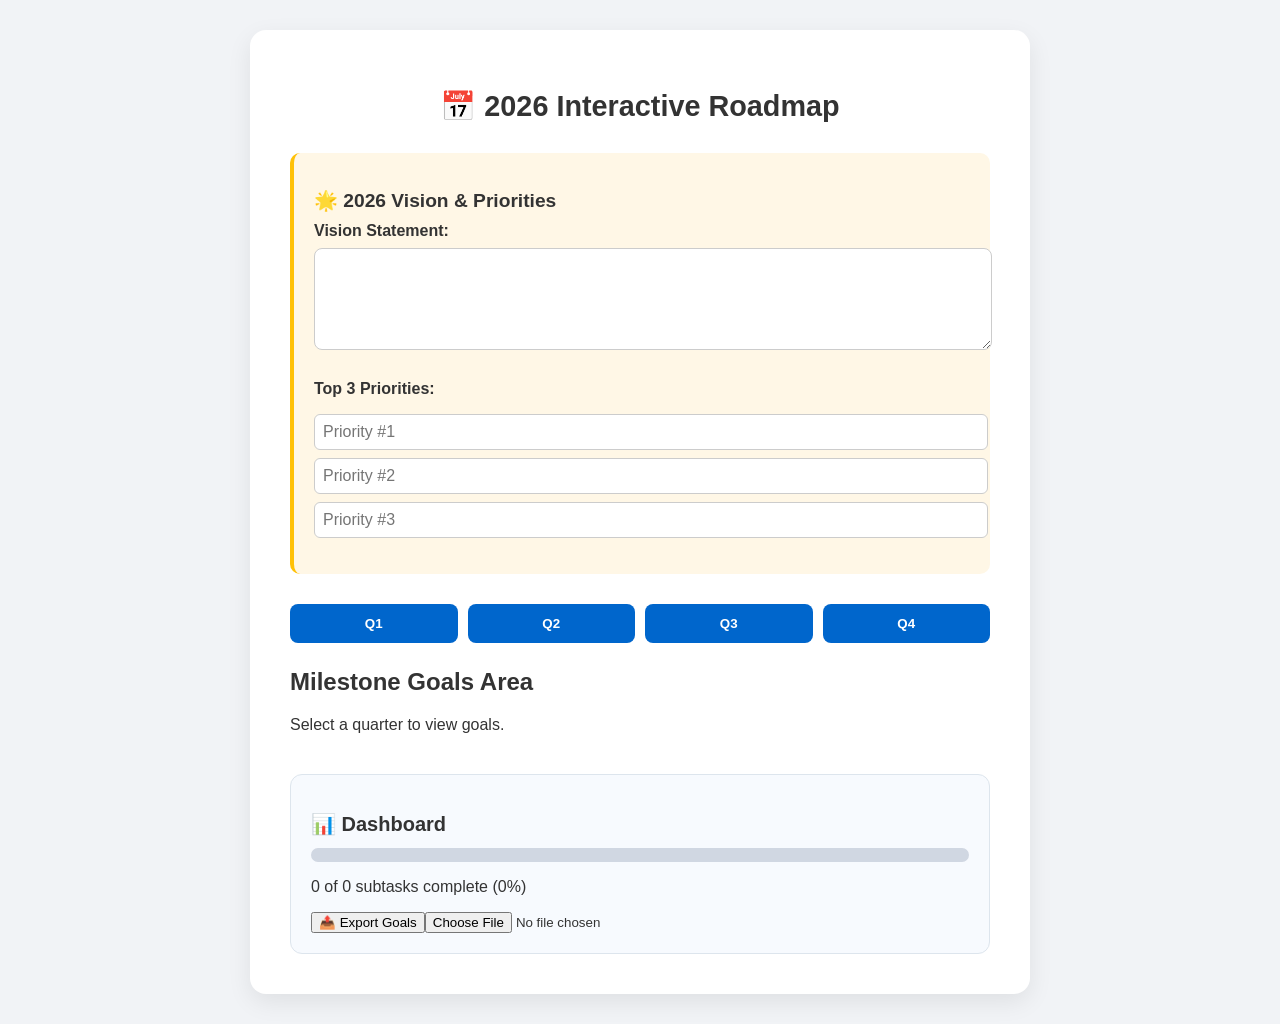
<file: index.html>
<!DOCTYPE html>
<html lang="en">
<head>
  <meta charset="UTF-8" />

  <!-- Mobile viewport + safe areas -->
  <meta name="viewport" content="width=device-width, initial-scale=1.0, viewport-fit=cover"/>

  <title>Interactive Roadmap 2026</title>

  <!-- PWA Manifest -->
  <link rel="manifest" href="manifest.json">

  <!-- Theme colors -->
  <meta name="theme-color" content="#0066cc" />

  <!-- iOS PWA Support -->
  <meta name="apple-mobile-web-app-capable" content="yes">
  <meta name="apple-mobile-web-app-status-bar-style" content="default">
  <meta name="apple-mobile-web-app-title" content="Roadmap 2026">

  <!-- iOS App Icons -->
  <link rel="apple-touch-icon" href="icon-180.png">
  <link rel="apple-touch-icon" sizes="192x192" href="icon-192.png">
  <link rel="apple-touch-icon" sizes="512x512" href="icon-512.png">

  <!-- Styles -->
  <link rel="stylesheet" href="style.css" />
</head>

<body>
  <main class="container" role="main">
    <h1 id="app-title">📅 2026 Interactive Roadmap</h1>

    <!-- Vision Section -->
    <section id="vision-section" aria-labelledby="vision-heading">
      <h2 id="vision-heading">🌟 2026 Vision & Priorities</h2>

      <label for="vision">Vision Statement:</label>
      <textarea
        id="vision"
        placeholder="What does success look like for you in 2026?"
        aria-label="Vision Statement">
      </textarea>

      <label for="priority-1">Top 3 Priorities:</label>
      <ul id="priority-list" role="list">
        <li><input type="text" id="priority-1" placeholder="Priority #1" aria-label="Priority 1"></li>
        <li><input type="text" id="priority-2" placeholder="Priority #2" aria-label="Priority 2"></li>
        <li><input type="text" id="priority-3" placeholder="Priority #3" aria-label="Priority 3"></li>
      </ul>
    </section>

    <!-- Quarter Selector -->
    <nav class="quarter-selector" aria-label="Quarter navigation">
      <button onclick="loadQuarter('Q1')" aria-label="Load goals for Quarter 1">Q1</button>
      <button onclick="loadQuarter('Q2')" aria-label="Load goals for Quarter 2">Q2</button>
      <button onclick="loadQuarter('Q3')" aria-label="Load goals for Quarter 3">Q3</button>
      <button onclick="loadQuarter('Q4')" aria-label="Load goals for Quarter 4">Q4</button>
    </nav>

    <!-- Milestones -->
    <section id="milestones" role="region" aria-labelledby="milestone-title">
      <h2 id="milestone-title">Milestone Goals Area</h2>
      <p>Select a quarter to view goals.</p>
    </section>

    <!-- Dashboard -->
    <section id="dashboard" aria-labelledby="dashboard-title">
      <h2 id="dashboard-title">📊 Dashboard</h2>

      <div id="progress-bar"
           role="progressbar"
           aria-valuemin="0"
           aria-valuemax="100"
           aria-valuenow="0"
           aria-label="Overall progress toward 2026 roadmap goals">
        <div id="progress-fill"></div>
      </div>

      <ul id="progress-summary" role="list">
        <!-- JS will populate this -->
      </ul>
    </section>
  </main>

  <script src="script.js"></script>
</body>
</html>
</file>
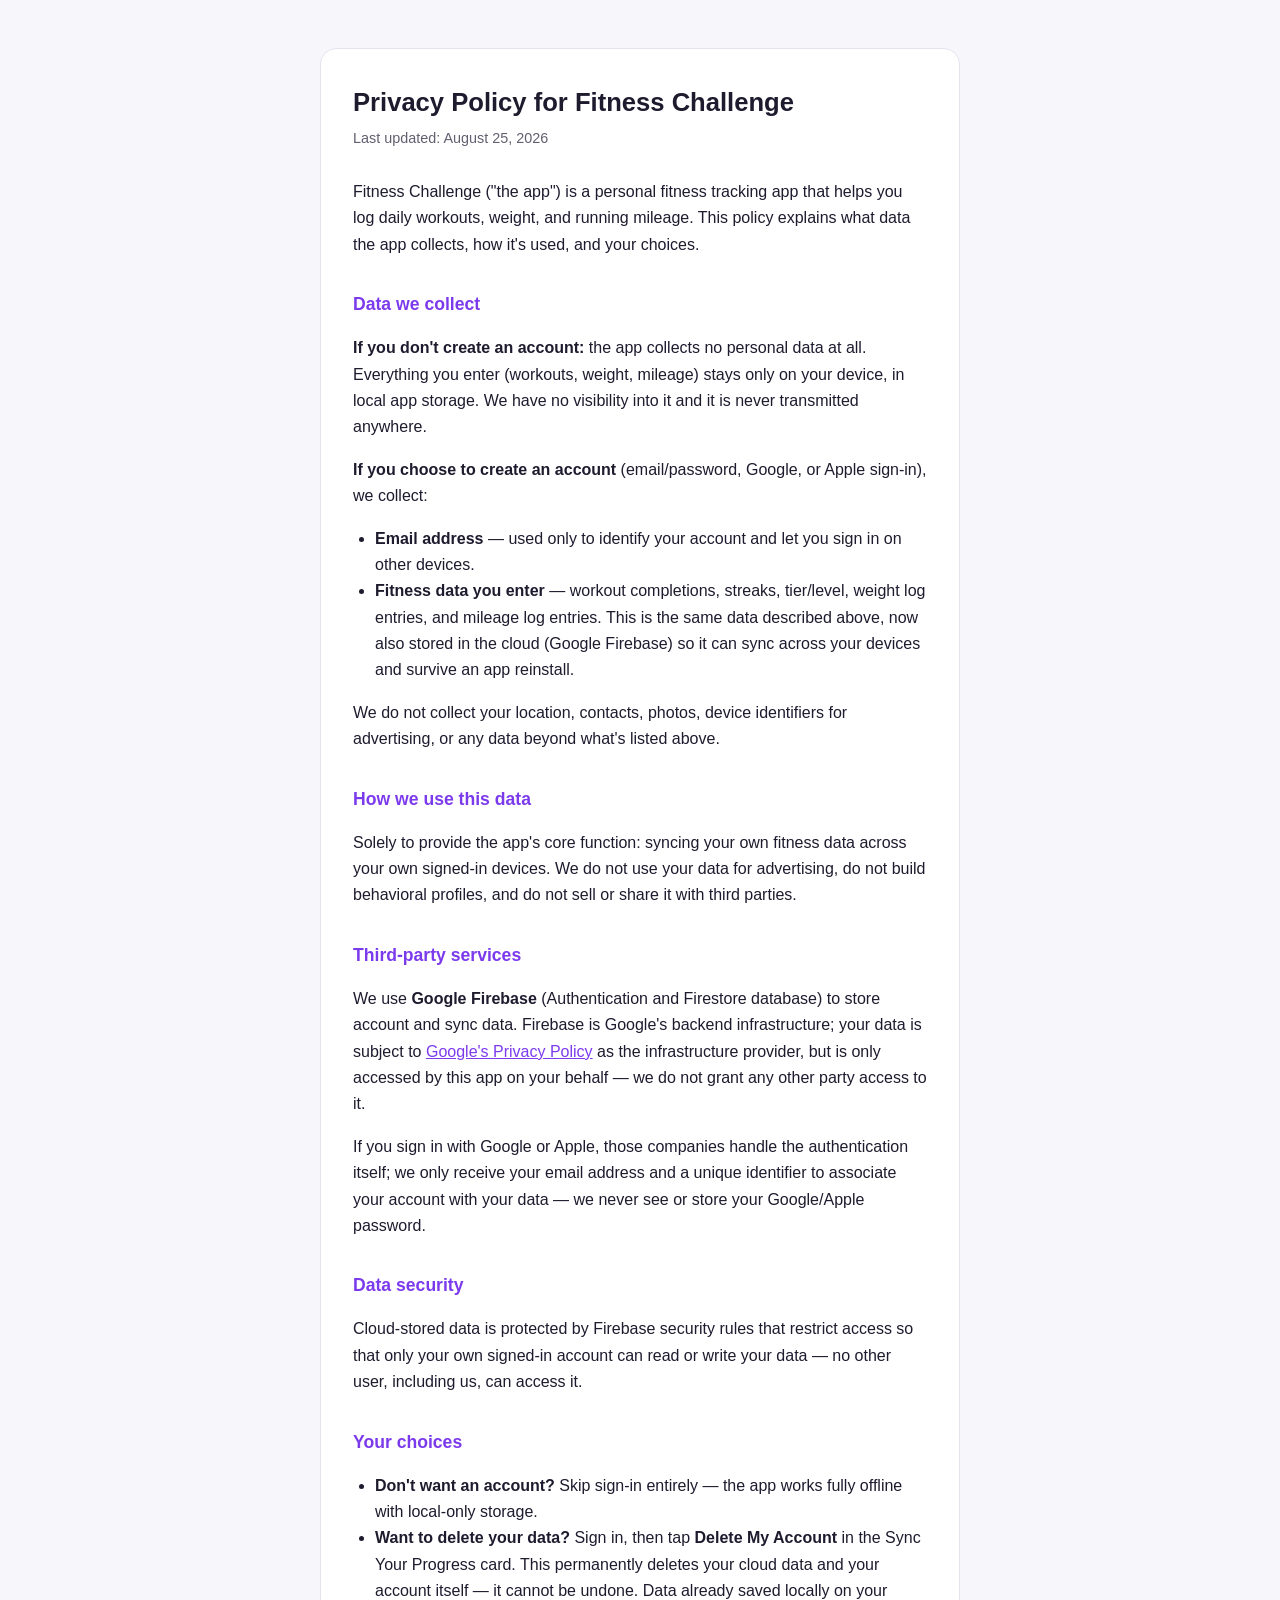
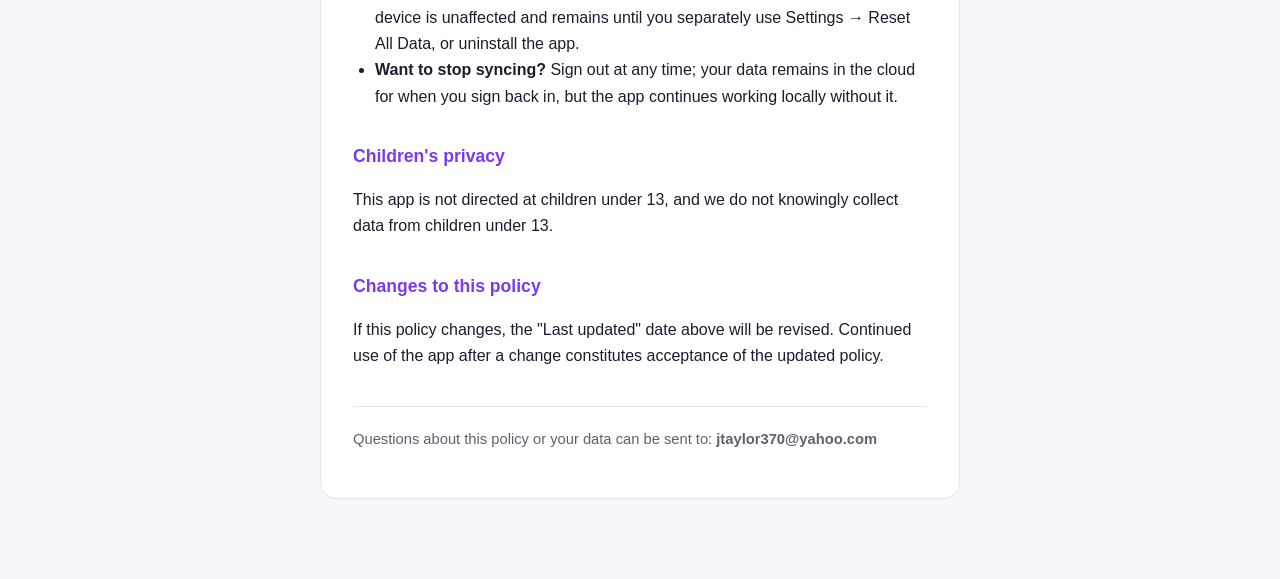
<file: fitness-challenge-privacy.html>
<!DOCTYPE html>
<html lang="en">
<head>
  <meta charset="UTF-8" />
  <meta name="viewport" content="width=device-width, initial-scale=1.0" />
  <title>Privacy Policy — Fitness Challenge</title>
  <style>
    :root {
      --bg: #f7f6fb;
      --text: #1e1b2e;
      --muted: #635f70;
      --accent: #7c3aed;
      --card: #ffffff;
      --border: #e6e3f0;
    }
    @media (prefers-color-scheme: dark) {
      :root {
        --bg: #14111f;
        --text: #f2f0f7;
        --muted: #a7a1b8;
        --accent: #a78bfa;
        --card: #1c1830;
        --border: #2c2740;
      }
    }
    * { box-sizing: border-box; }
    body {
      margin: 0;
      background: var(--bg);
      color: var(--text);
      font-family: -apple-system, BlinkMacSystemFont, "Segoe UI", Roboto, sans-serif;
      line-height: 1.65;
    }
    main {
      max-width: 680px;
      margin: 0 auto;
      padding: 48px 20px 80px;
    }
    .card {
      background: var(--card);
      border: 1px solid var(--border);
      border-radius: 16px;
      padding: 32px;
    }
    h1 {
      font-size: 1.6rem;
      margin: 0 0 4px;
    }
    .updated {
      color: var(--muted);
      font-size: 0.9rem;
      margin: 0 0 28px;
    }
    h2 {
      font-size: 1.1rem;
      margin: 32px 0 10px;
      color: var(--accent);
    }
    p, li { color: var(--text); }
    ul { padding-left: 22px; }
    a { color: var(--accent); }
    .contact {
      margin-top: 36px;
      padding-top: 20px;
      border-top: 1px solid var(--border);
      color: var(--muted);
      font-size: 0.92rem;
    }
  </style>
</head>
<body>
  <main>
    <div class="card">
      <h1>Privacy Policy for Fitness Challenge</h1>
      <p class="updated">Last updated: August 25, 2026</p>

      <p>Fitness Challenge ("the app") is a personal fitness tracking app that helps you log daily
      workouts, weight, and running mileage. This policy explains what data the app collects, how it's
      used, and your choices.</p>

      <h2>Data we collect</h2>
      <p><strong>If you don't create an account:</strong> the app collects no personal data at all.
      Everything you enter (workouts, weight, mileage) stays only on your device, in local app storage.
      We have no visibility into it and it is never transmitted anywhere.</p>

      <p><strong>If you choose to create an account</strong> (email/password, Google, or Apple sign-in),
      we collect:</p>
      <ul>
        <li><strong>Email address</strong> — used only to identify your account and let you sign in on
        other devices.</li>
        <li><strong>Fitness data you enter</strong> — workout completions, streaks, tier/level, weight
        log entries, and mileage log entries. This is the same data described above, now also stored in
        the cloud (Google Firebase) so it can sync across your devices and survive an app reinstall.</li>
      </ul>
      <p>We do not collect your location, contacts, photos, device identifiers for advertising, or any
      data beyond what's listed above.</p>

      <h2>How we use this data</h2>
      <p>Solely to provide the app's core function: syncing your own fitness data across your own
      signed-in devices. We do not use your data for advertising, do not build behavioral profiles, and
      do not sell or share it with third parties.</p>

      <h2>Third-party services</h2>
      <p>We use <strong>Google Firebase</strong> (Authentication and Firestore database) to store
      account and sync data. Firebase is Google's backend infrastructure; your data is subject to
      <a href="https://policies.google.com/privacy">Google's Privacy Policy</a> as the infrastructure
      provider, but is only accessed by this app on your behalf — we do not grant any other party access
      to it.</p>
      <p>If you sign in with Google or Apple, those companies handle the authentication itself; we only
      receive your email address and a unique identifier to associate your account with your data — we
      never see or store your Google/Apple password.</p>

      <h2>Data security</h2>
      <p>Cloud-stored data is protected by Firebase security rules that restrict access so that only
      your own signed-in account can read or write your data — no other user, including us, can access
      it.</p>

      <h2>Your choices</h2>
      <ul>
        <li><strong>Don't want an account?</strong> Skip sign-in entirely — the app works fully offline
        with local-only storage.</li>
        <li><strong>Want to delete your data?</strong> Sign in, then tap <strong>Delete My Account</strong>
        in the Sync Your Progress card. This permanently deletes your cloud data and your account itself
        — it cannot be undone. Data already saved locally on your device is unaffected and remains until
        you separately use Settings → Reset All Data, or uninstall the app.</li>
        <li><strong>Want to stop syncing?</strong> Sign out at any time; your data remains in the cloud
        for when you sign back in, but the app continues working locally without it.</li>
      </ul>

      <h2>Children's privacy</h2>
      <p>This app is not directed at children under 13, and we do not knowingly collect data from
      children under 13.</p>

      <h2>Changes to this policy</h2>
      <p>If this policy changes, the "Last updated" date above will be revised. Continued use of the app
      after a change constitutes acceptance of the updated policy.</p>

      <p class="contact">Questions about this policy or your data can be sent to:
      <strong>jtaylor370@yahoo.com</strong></p>
    </div>
  </main>
</body>
</html>
</file>
<file: style.css>
/* Global Styling */
body {
  font-family: 'Segoe UI', 'Helvetica Neue', sans-serif;
  background: #f1f3f6;
  padding: 30px;
  margin: 0;
  color: #333;
}

/* Container Card Style */
.container {
  max-width: 700px;
  margin: auto;
  background: white;
  padding: 40px;
  border-radius: 16px;
  box-shadow: 0 8px 24px rgba(0, 0, 0, 0.08);
}

/* Main Header */
h1 {
  text-align: center;
  font-size: 1.8rem;
  margin-bottom: 30px;
}

/* Quarter Buttons */
.quarter-selector {
  display: flex;
  justify-content: space-between;
  margin-bottom: 25px;
  flex-wrap: wrap;
  gap: 10px;
}

.quarter-selector button {
  flex: 1;
  min-width: 70px;
  padding: 12px;
  background-color: #0066cc;
  color: white;
  border: none;
  border-radius: 8px;
  font-weight: 600;
  cursor: pointer;
  transition: background-color 0.2s ease;
}

.quarter-selector button:hover {
  background-color: #0052a3;
}

.quarter-selector button.active {
  background-color: #003f7d;
}

/* Milestones (Checkbox List) */
.milestone {
  margin: 12px 0;
  padding: 10px 12px;
  border-radius: 8px;
  background-color: #f9f9f9;
  display: flex;
  align-items: center;
  transition: background 0.3s;
}

.milestone input[type="checkbox"] {
  margin-right: 12px;
  transform: scale(1.2);
}

.milestone label {
  font-size: 1rem;
  font-weight: 500;
}

/* Dashboard Box */
#dashboard {
  margin-top: 40px;
  padding: 20px;
  background-color: #f7fafe;
  border-radius: 12px;
  border: 1px solid #dde5ed;
}

#dashboard h2 {
  margin-bottom: 12px;
  font-size: 1.25rem;
}

/* Progress Bar */
#progress-bar {
  width: 100%;
  height: 14px;
  background: #d0d7e2;
  border-radius: 7px;
  overflow: hidden;
  margin-bottom: 16px;
}

#progress-fill {
  height: 100%;
  width: 0%;
  background: #28a745;
  transition: width 0.3s ease-in-out;
  border-radius: 7px 0 0 7px;
}

/* Progress List */
#progress-summary {
  list-style: none;
  padding-left: 0;
}

#progress-summary li {
  margin: 6px 0;
  font-size: 0.95rem;
}

/* Mobile Styling */
@media (max-width: 600px) {
  .quarter-selector {
    flex-direction: column;
  }

  .quarter-selector button {
    width: 100%;
  }

  .container {
    padding: 20px;
  }
}

#vision-section {
  margin-bottom: 30px;
  padding: 20px;
  background: #fff7e6;
  border-left: 4px solid #ffc107;
  border-radius: 10px;
}

#vision-section h2 {
  margin-bottom: 10px;
  font-size: 1.2rem;
}

#vision-section label {
  font-weight: 600;
  margin-top: 10px;
  display: block;
}

#vision {
  width: 100%;
  height: 80px;
  margin: 8px 0 16px 0;
  padding: 10px;
  border-radius: 8px;
  border: 1px solid #ccc;
  font-size: 1rem;
  resize: vertical;
}

#priority-list {
  list-style: none;
  padding-left: 0;
}

#priority-list li {
  margin: 8px 0;
}

#priority-list input {
  width: 100%;
  padding: 8px;
  border-radius: 6px;
  border: 1px solid #ccc;
  font-size: 1rem;
}
  /* Subtask Styles */
.subtasks {
  list-style: none;
  margin: 10px 0 0 0;
  padding-left: 16px; /* reduced from 25px */
  border-left: 2px solid #e0e0e0;
}


.subtasks li {
  display: flex;
  align-items: center;
  margin: 4px 0;
  font-size: 0.95rem;
  padding-left: 4px;
}

.subtasks input[type="checkbox"] {
  margin-right: 8px;
}

.toggle-subtasks {
  margin-left: auto;
  background: none;
  border: none;
  color: #007bff;
  font-size: 1.2rem;
  cursor: pointer;
}

.toggle-subtasks:hover {
  color: #0056b3;
}

.hidden {
  display: none;
}

/* Goal Title Input */
.goal-header {
  display: flex;
  align-items: center;
  justify-content: space-between;
  gap: 10px;
  margin-bottom: 8px;
}

.goal-header input[type="text"] {
  flex-grow: 1;
  padding: 8px;
  font-size: 1rem;
  border-radius: 6px;
  border: 1px solid #ccc;
  background-color: #fff;
}

/* Delete Goal Button */
.goal-header button {
  background: none;
  border: none;
  font-size: 1.1rem;
  color: #dc3545;
  cursor: pointer;
}

.goal-header button:hover {
  color: #a71d2a;
}

/* Subtask Input */
.subtasks input[type="text"] {
  flex-grow: 1;
  padding: 6px;
  font-size: 0.95rem;
  border: 1px solid #ccc;
  border-radius: 6px;
  background: #fff;
}

/* Add Subtask + Add Goal Button */
.add-goal-form,
.milestone .add-subtask {
  margin-top: 12px;
}

.add-goal-form input,
.add-goal-form button,
.milestone .add-subtask {
  font-size: 0.95rem;
}

.add-goal-form input {
  padding: 8px;
  width: 100%;
  margin-bottom: 8px;
  border: 1px solid #ccc;
  border-radius: 6px;
}

.add-goal-form button,
.milestone .add-subtask {
  padding: 8px 12px;
  border: none;
  background-color: #28a745;
  color: #fff;
  border-radius: 6px;
  cursor: pointer;
  font-weight: 600;
}

.add-goal-form button:hover,
.milestone .add-subtask:hover {
  background-color: #218838;
}.add-subtask {
  margin-top: 8px;
  padding: 6px 10px;
  font-size: 0.9rem;
  background-color: #0066cc;
  color: white;
  border: none;
  border-radius: 6px;
  cursor: pointer;
}

.add-subtask:hover {
  background-color: #004a99;
}
</file>
